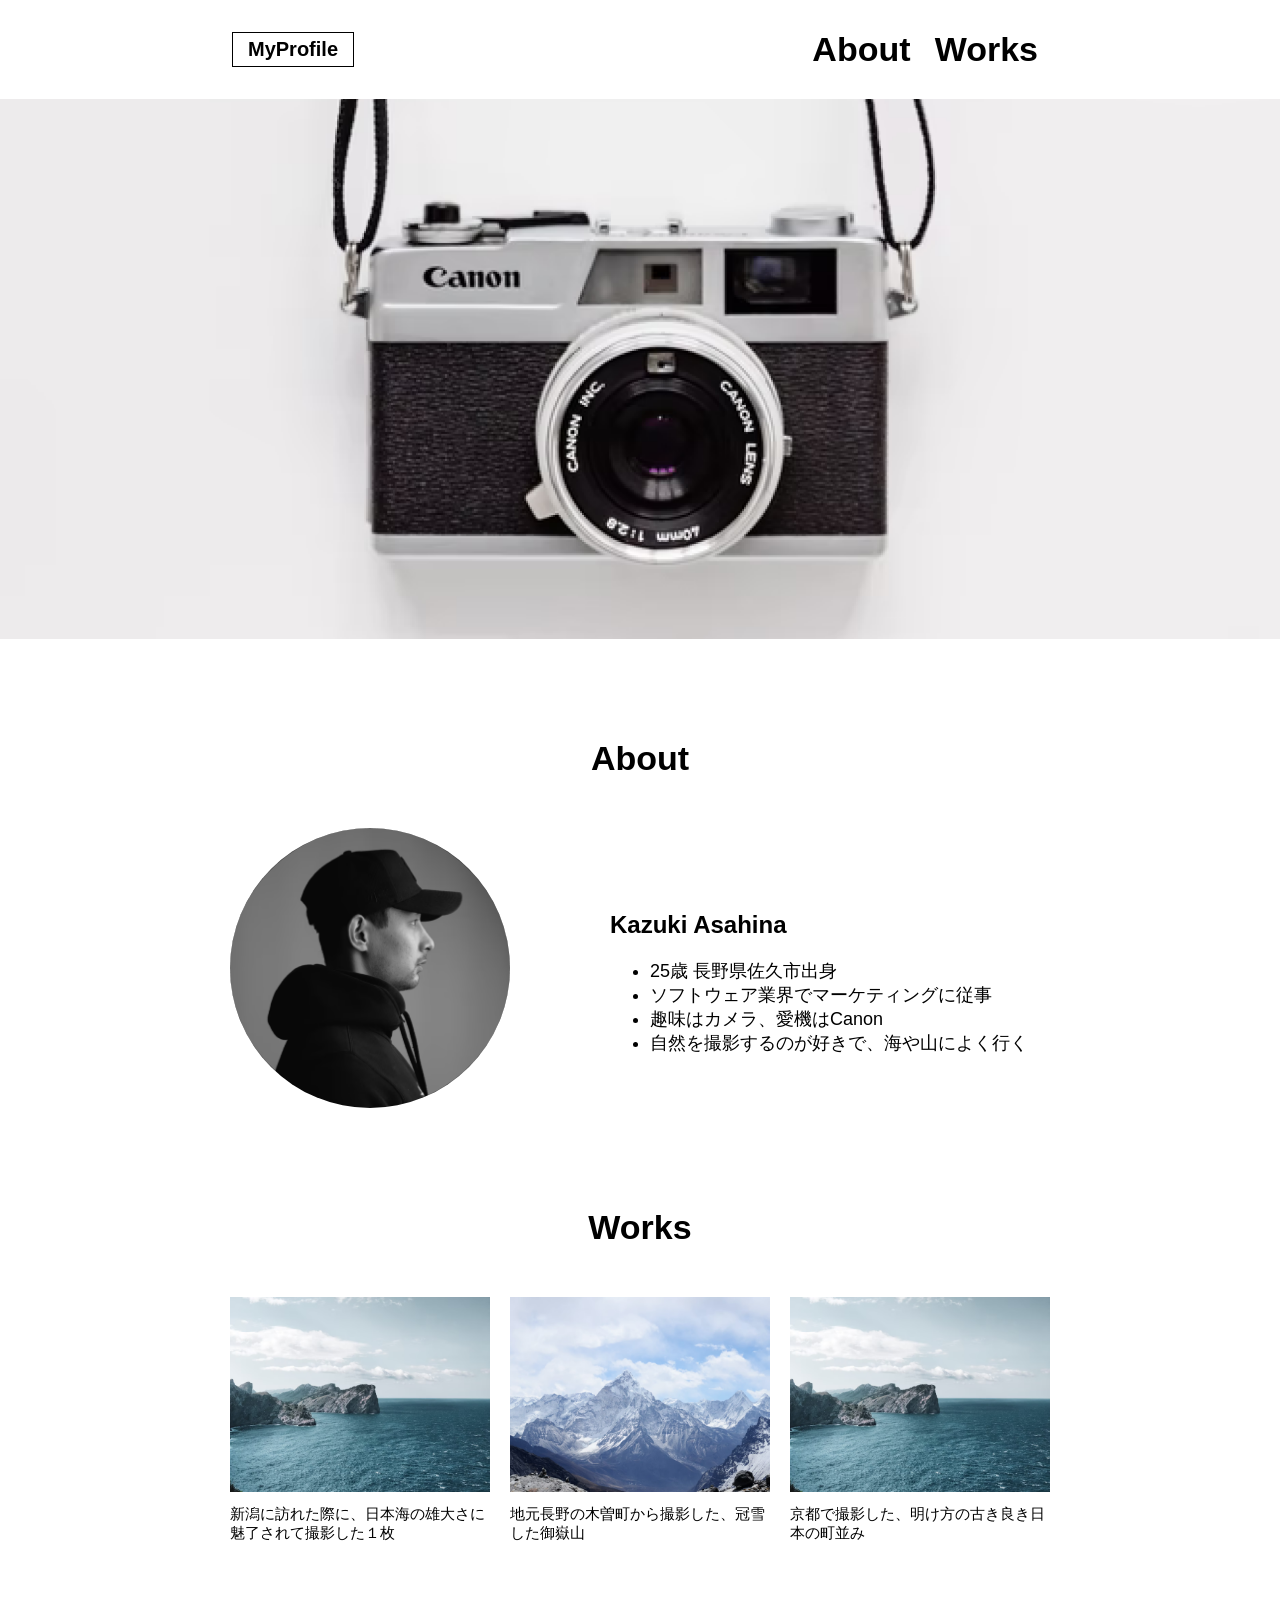
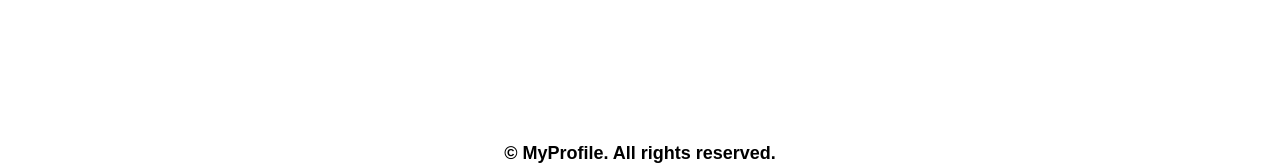
<file: kadai_001/index.html>
<!DOCTYPE html>
<head>
  <title>Kazuki Asahina</title>
    <meta name="description" content="自己紹介と趣味を掲載するサイト">
    <meta charset="UTF-8">
    <meta name="viewport" content="width=device-width initial-scale=1.0">
    <link rel="stylesheet" href="css/style.css">
</head>
<body>
  <header>
    <div id="myprofile">
      <h1>MyProfile</h1>
      <a href="index.html"></a>
    </div>
    <div>
      <nav>
        <ul>
            <li><a href="#about">About</a></li>
            <li><a href="#Works">Works</a></li>
        </ul>
      </nav>
    </div>
  </header>

  <main>
    <div id="main-visual">
      <img class="mainphoto" src="images/main.png" alt="mainphoto">
    </div>
  </main>

  <article>
    <section id="about">
      <h2 class="article-title">About</h2>
      <div id="introduce">
        <img class="myphoto" src="images/about.png" alt="about">
        <div id="introduce-word">
          <p class="myname">Kazuki Asahina</p>
          <ur>
          <ul class="myword">
            <li>25歳 長野県佐久市出身</li>
            <li>ソフトウェア業界でマーケティングに従事</li>
            <li>趣味はカメラ、愛機はCanon</li>
            <li>自然を撮影するのが好きで、海や山によく行く</li>
          </ul>
        </ur>
        </div>
      </div>

      <section id="Works">
        <h2 class="article-title">Works</h2>
        <div id="work-explain">
          <div>
            <img class="work-photo" src="images/work1.png" alt="work1">
            <p>新潟に訪れた際に、日本海の雄大さに魅了されて撮影した１枚</p>
          </div>
          <div>
            <img class="work-photo" src="images/work2.png" alt="work2">
            <p>地元長野の木曽町から撮影した、冠雪した御嶽山</p>
          </div>
          <div>
            <img class="work-photo" src="images/work1.png" alt="work3">
            <p>京都で撮影した、明け方の古き良き日本の町並み</p>
          </div>
        </div>
      </section>
    </section>
  </article>

  <footer>
    <h3>© MyProfile. All rights reserved.</h3>
  </footer>
</body>
</file>
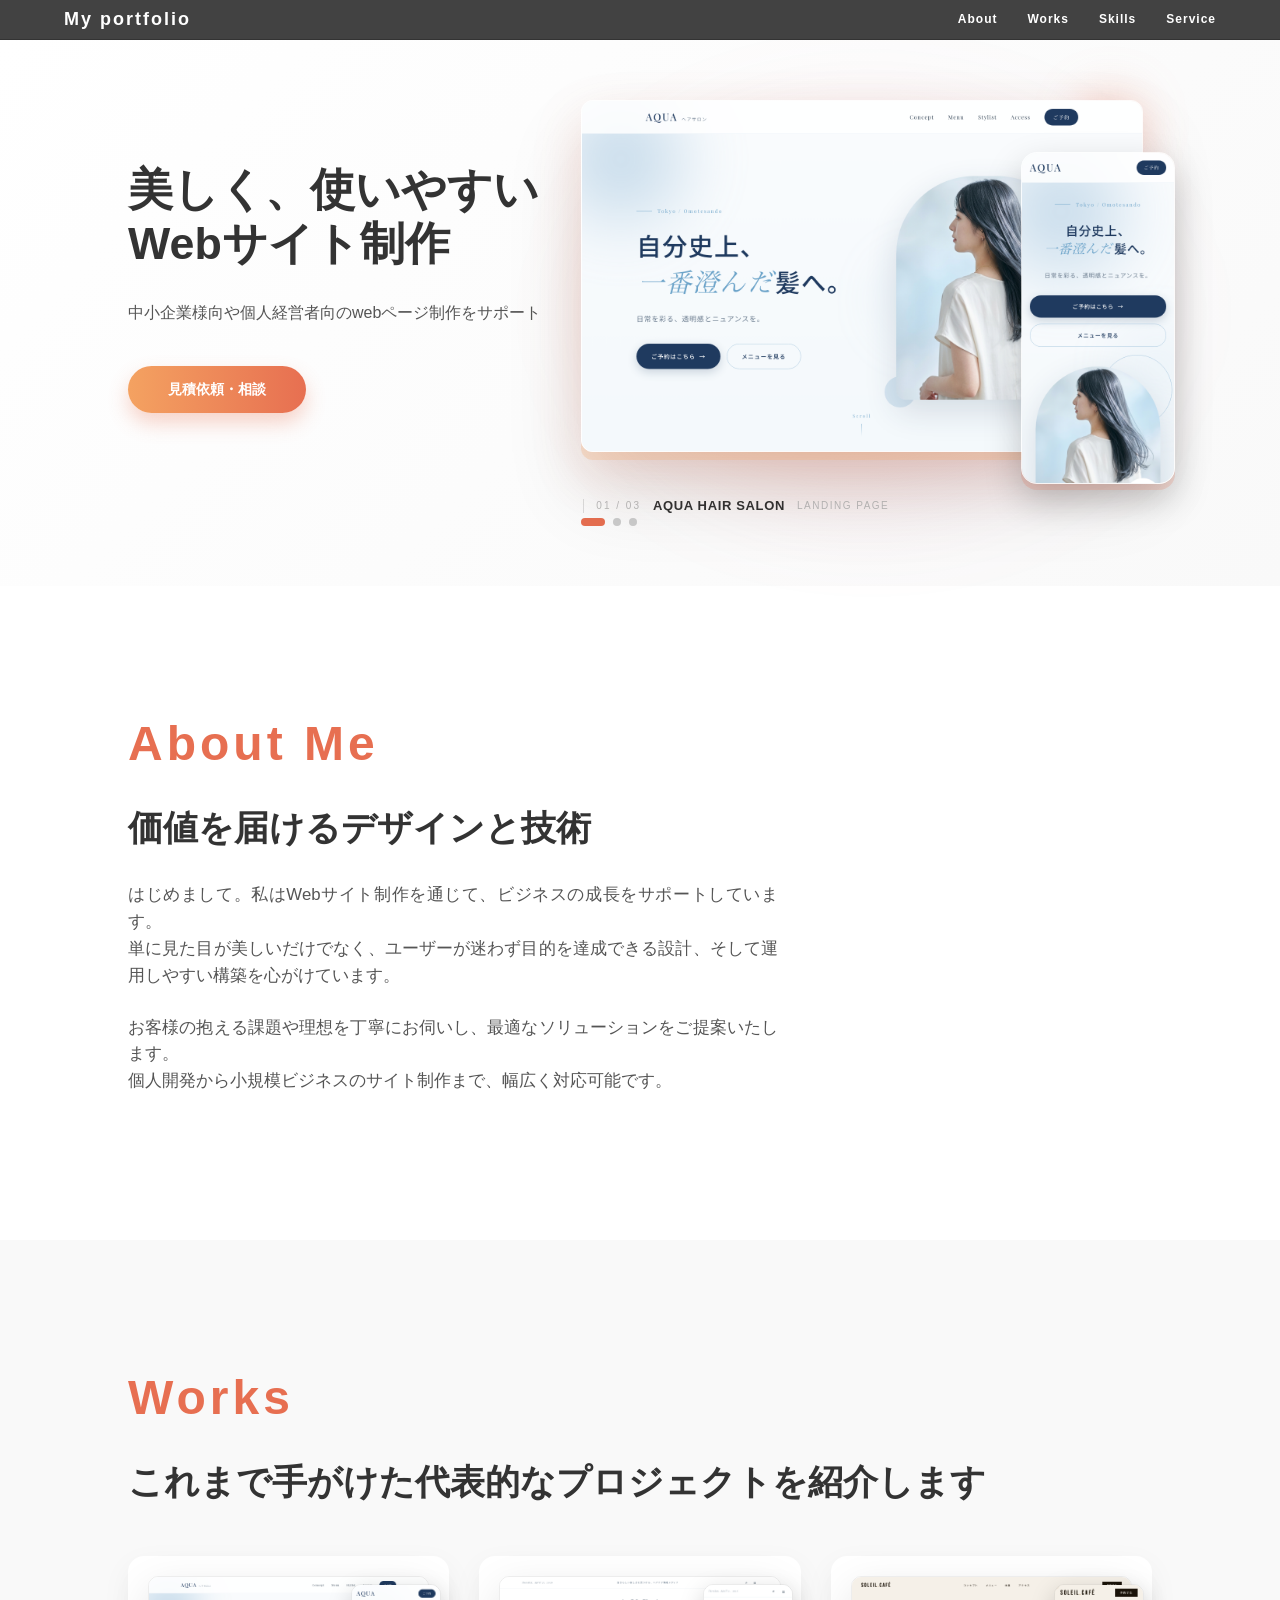
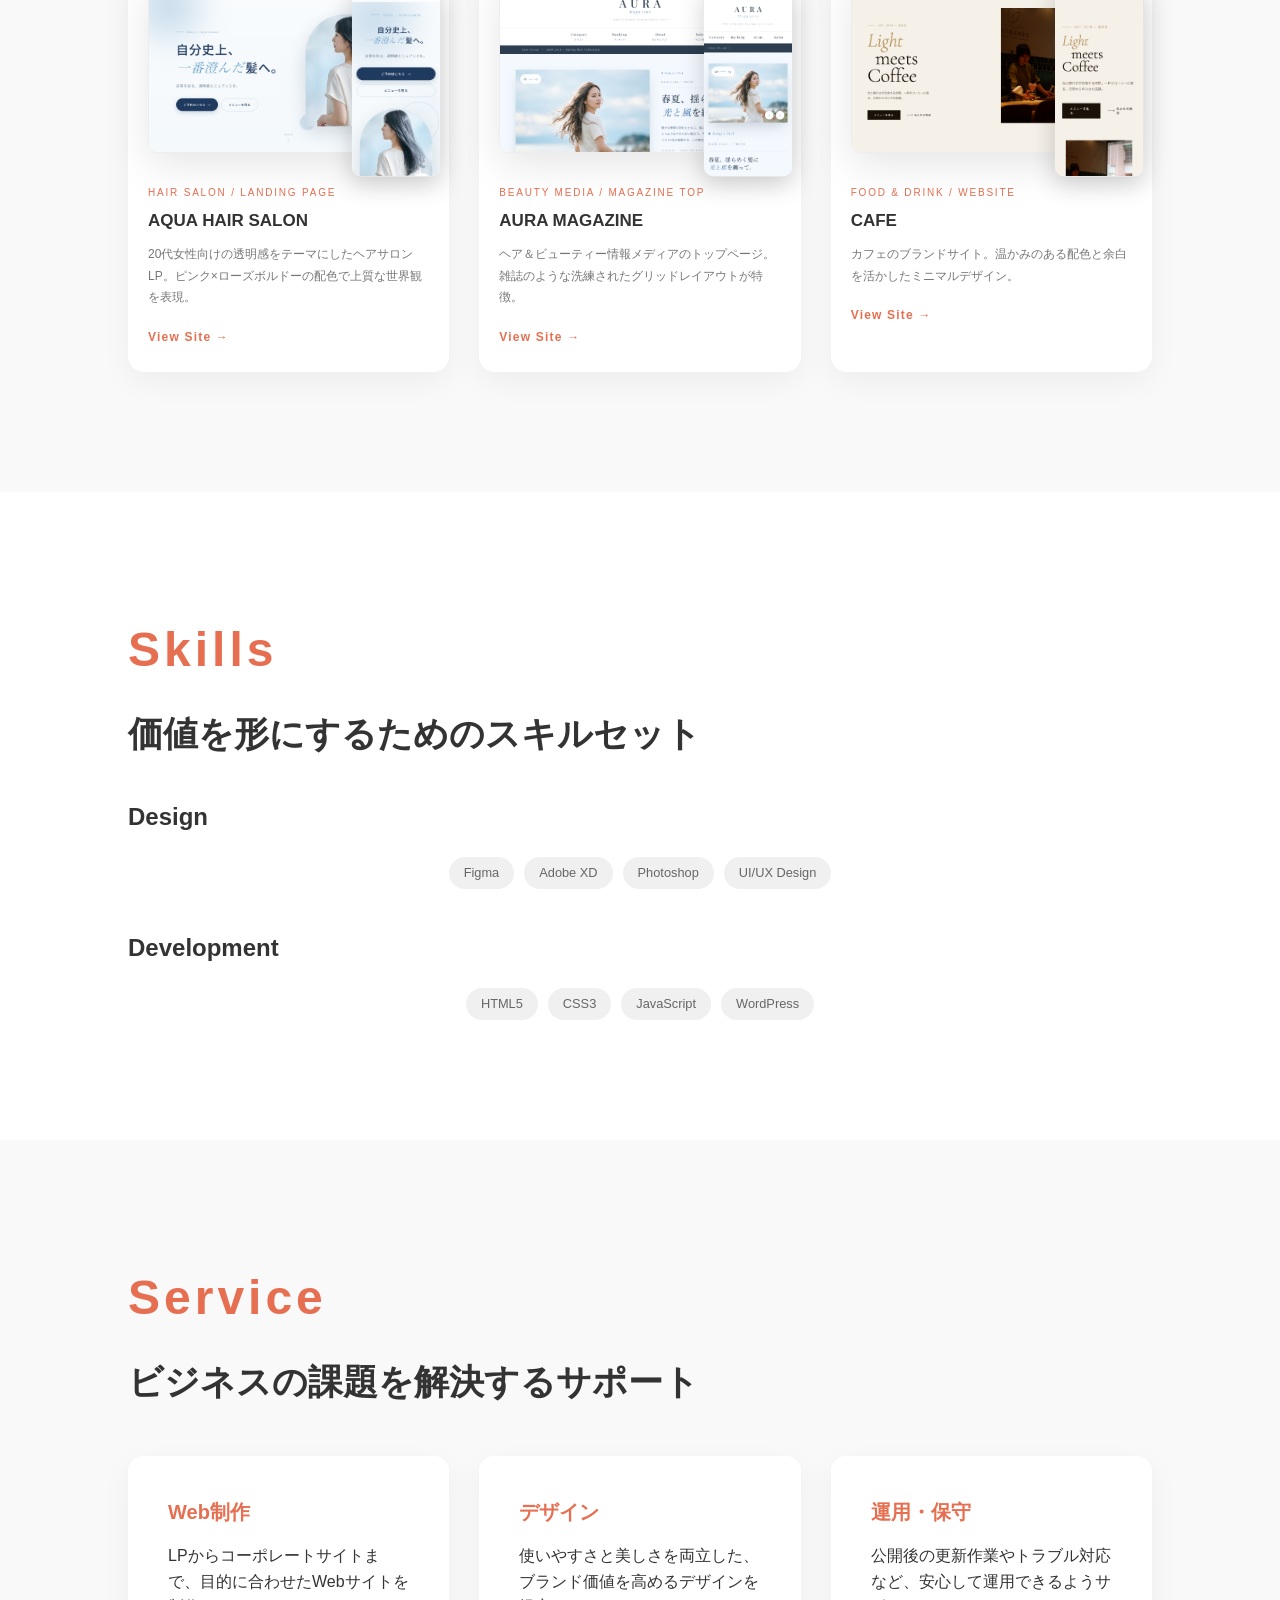
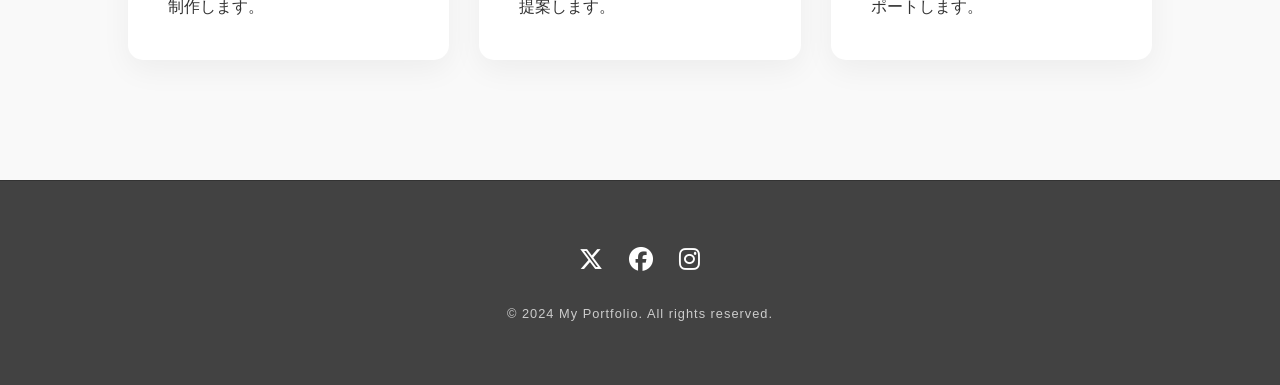
<file: portfolio2/index.html>
<!DOCTYPE html>
<html lang="ja">
<head>
    <meta charset="UTF-8">
    <meta name="viewport" content="width=device-width, initial-scale=1.0">
    <title>Portfolio</title>
    <link rel="stylesheet" href="style.css">
    <link rel="stylesheet" href="https://cdnjs.cloudflare.com/ajax/libs/font-awesome/6.5.1/css/all.min.css">
</head>
<body>

    <header class="header">
        <div class="logo">
            <div class="logo-text">
                <h1>My portfolio</h1>
            </div>
        </div>
        
        <nav class="nav">
            <ul>
                <li><a href="#about">About</a></li>
                <li><a href="#works">Works</a></li>
                <li><a href="#skills">Skills</a></li>
                <li><a href="#service">Service</a></li>
            </ul>
        </nav>
    </header>

    <main>
        <article id="hero" class="hero">
            <div class="hero-content">
                <h2 class="hero-title">
                    美しく、使いやすい<br>
                    <span class="highlight">Webサイト制作</span>
                </h2>
                <p class="hero-description">
                    中小企業様向や個人経営者向のwebページ制作をサポート<br>
                </p>
                
                <a href="#" class="cta-button">見積依頼・相談</a>
            </div>

            <div class="hero-visual">
                <!-- Works Preview Slider -->
                <div class="hero-slider">
                    <div class="slide active" data-index="0">
                        <div class="slide-mockup">
                            <div class="mockup-pc">
                                <img src="screenshots/aqua_salon_pc.png" alt="AQUA HAIR SALON PC版" loading="lazy">
                            </div>
                            <div class="mockup-sp">
                                <img src="screenshots/aqua_salon_sp.png" alt="AQUA HAIR SALON スマホ版" loading="lazy">
                            </div>
                        </div>
                        <div class="slide-label">
                            <p class="slide-num">01 / 03</p>
                            <p class="slide-name">AQUA HAIR SALON</p>
                            <p class="slide-type">Landing Page</p>
                        </div>
                    </div>

                    <div class="slide" data-index="1">
                        <div class="slide-mockup">
                            <div class="mockup-pc">
                                <img src="screenshots/aura_magazine_pc.png" alt="AURA MAGAZINE PC版" loading="lazy">
                            </div>
                            <div class="mockup-sp">
                                <img src="screenshots/aura_magazine_sp.png" alt="AURA MAGAZINE スマホ版" loading="lazy">
                            </div>
                        </div>
                        <div class="slide-label">
                            <p class="slide-num">02 / 03</p>
                            <p class="slide-name">AURA MAGAZINE</p>
                            <p class="slide-type">Beauty Media</p>
                        </div>
                    </div>

                    <div class="slide" data-index="2">
                        <div class="slide-mockup">
                            <div class="mockup-pc">
                                <img src="screenshots/cafe_pc.png" alt="CAFE PC版" loading="lazy">
                            </div>
                            <div class="mockup-sp">
                                <img src="screenshots/cafe_sp.png" alt="CAFE スマホ版" loading="lazy">
                            </div>
                        </div>
                        <div class="slide-label">
                            <p class="slide-num">03 / 03</p>
                            <p class="slide-name">CAFE</p>
                            <p class="slide-type">Food &amp; Drink</p>
                        </div>
                    </div>

                    <div class="slider-dots">
                        <button class="dot active" data-slide="0" aria-label="AQUA HAIR SALON"></button>
                        <button class="dot" data-slide="1" aria-label="AURA MAGAZINE"></button>
                        <button class="dot" data-slide="2" aria-label="CAFE"></button>
                    </div>
                </div>
            </div>
        </article>

        <section id="about" class="about">
            <div class="about-content">
                <h2 class="section-title">About Me</h2>
                <h3 class="about-subtitle">価値を届けるデザインと技術</h3>
                <p class="about-description">
                    はじめまして。私はWebサイト制作を通じて、ビジネスの成長をサポートしています。<br>
                    単に見た目が美しいだけでなく、ユーザーが迷わず目的を達成できる設計、そして運用しやすい構築を心がけています。
                </p>
                <p class="about-description">
                    お客様の抱える課題や理想を丁寧にお伺いし、最適なソリューションをご提案いたします。<br>
                    個人開発から小規模ビジネスのサイト制作まで、幅広く対応可能です。
                </p>
            </div>
        </section>

        <section id="works" class="works">
            <div class="works-container">
                <h2 class="section-title">Works</h2>
                <h3 class="about-subtitle">これまで手がけた代表的なプロジェクトを紹介します</h3>
                
                <div class="works-grid">

                    <article class="work-card">
                        <a href="../aqua_salon/index.html" class="work-card-link" target="_blank" rel="noopener">
                            <div class="work-mockup">
                                <div class="work-mockup-pc">
                                    <img src="screenshots/aqua_salon_pc.png" alt="AQUA HAIR SALON PC版" loading="lazy">
                                </div>
                                <div class="work-mockup-sp">
                                    <img src="screenshots/aqua_salon_sp.png" alt="AQUA HAIR SALON スマホ版" loading="lazy">
                                </div>
                            </div>
                        </a>
                        <div class="work-info">
                            <p class="work-category">Hair Salon / Landing Page</p>
                            <h3 class="work-title">AQUA HAIR SALON</h3>
                            <p class="work-desc">20代女性向けの透明感をテーマにしたヘアサロンLP。ピンク×ローズボルドーの配色で上質な世界観を表現。</p>
                            <a href="../aqua_salon/index.html" class="work-link" target="_blank" rel="noopener">View Site →</a>
                        </div>
                    </article>

                    <article class="work-card">
                        <a href="../aura_magazine/index.html" class="work-card-link" target="_blank" rel="noopener">
                            <div class="work-mockup">
                                <div class="work-mockup-pc">
                                    <img src="screenshots/aura_magazine_pc.png" alt="AURA MAGAZINE PC版" loading="lazy">
                                </div>
                                <div class="work-mockup-sp">
                                    <img src="screenshots/aura_magazine_sp.png" alt="AURA MAGAZINE スマホ版" loading="lazy">
                                </div>
                            </div>
                        </a>
                        <div class="work-info">
                            <p class="work-category">Beauty Media / Magazine Top</p>
                            <h3 class="work-title">AURA MAGAZINE</h3>
                            <p class="work-desc">ヘア＆ビューティー情報メディアのトップページ。雑誌のような洗練されたグリッドレイアウトが特徴。</p>
                            <a href="../aura_magazine/index.html" class="work-link" target="_blank" rel="noopener">View Site →</a>
                        </div>
                    </article>

                    <article class="work-card">
                        <a href="../cafe/soleil-index.html" class="work-card-link" target="_blank" rel="noopener">
                            <div class="work-mockup">
                                <div class="work-mockup-pc">
                                    <img src="screenshots/cafe_pc.png" alt="CAFE PC版" loading="lazy">
                                </div>
                                <div class="work-mockup-sp">
                                    <img src="screenshots/cafe_sp.png" alt="CAFE スマホ版" loading="lazy">
                                </div>
                            </div>
                        </a>
                        <div class="work-info">
                            <p class="work-category">Food &amp; Drink / Website</p>
                            <h3 class="work-title">CAFE</h3>
                            <p class="work-desc">カフェのブランドサイト。温かみのある配色と余白を活かしたミニマルデザイン。</p>
                            <a href="../cafe/soleil-index.html" class="work-link" target="_blank" rel="noopener">View Site →</a>
                        </div>
                    </article>

                </div>
            </div>
        </section>

        <section id="skills" class="skills">
            <div class="skills-container">
                <h2 class="section-title">Skills</h2>
                <h3 class="about-subtitle">価値を形にするためのスキルセット</h3>
                <div class="skills-list">
                    <div class="skill-category">
                        <h4>Design</h4>
                        <div class="tags">
                            <span>Figma</span>
                            <span>Adobe XD</span>
                            <span>Photoshop</span>
                            <span>UI/UX Design</span>
                        </div>
                    </div>
                    <div class="skill-category">
                        <h4>Development</h4>
                        <div class="tags">
                            <span>HTML5</span>
                            <span>CSS3</span>
                            <span>JavaScript</span>
                            <span>WordPress</span>
                        </div>
                    </div>
                </div>
            </div>
        </section>

        <section id="service" class="service">
            <div class="service-container">
                <h2 class="section-title">Service</h2>
                <h3 class="about-subtitle">ビジネスの課題を解決するサポート</h3>
                <div class="service-grid">
                    <div class="service-item">
                        <h4>Web制作</h4>
                        <p>LPからコーポレートサイトまで、目的に合わせたWebサイトを制作します。</p>
                    </div>
                    <div class="service-item">
                        <h4>デザイン</h4>
                        <p>使いやすさと美しさを両立した、ブランド価値を高めるデザインを提案します。</p>
                    </div>
                    <div class="service-item">
                        <h4>運用・保守</h4>
                        <p>公開後の更新作業やトラブル対応など、安心して運用できるようサポートします。</p>
                    </div>
                </div>
            </div>
        </section>
    </main>

    <footer class="footer">
        <div class="footer-social">
            <a href="#" target="_blank" rel="noopener noreferrer"><i class="fa-brands fa-x-twitter"></i></a>
            <a href="#" target="_blank" rel="noopener noreferrer"><i class="fa-brands fa-facebook"></i></a>
            <a href="#" target="_blank" rel="noopener noreferrer"><i class="fa-brands fa-instagram"></i></a>
        </div>
        <p>&copy; 2024 My Portfolio. All rights reserved.</p>
    </footer>
    <script>
    (function () {
        var slides = document.querySelectorAll('.hero-slider .slide');
        var dots   = document.querySelectorAll('.hero-slider .dot');
        var current = 0;
        var timer;

        function goTo(index) {
            slides[current].classList.remove('active');
            dots[current].classList.remove('active');
            current = (index + slides.length) % slides.length;
            slides[current].classList.add('active');
            dots[current].classList.add('active');
        }

        function startAuto() {
            timer = setInterval(function () { goTo(current + 1); }, 4000);
        }

        dots.forEach(function (dot, i) {
            dot.addEventListener('click', function () {
                clearInterval(timer);
                goTo(i);
                startAuto();
            });
        });

        startAuto();
    })();
    </script>
</body>
</html>
</file>
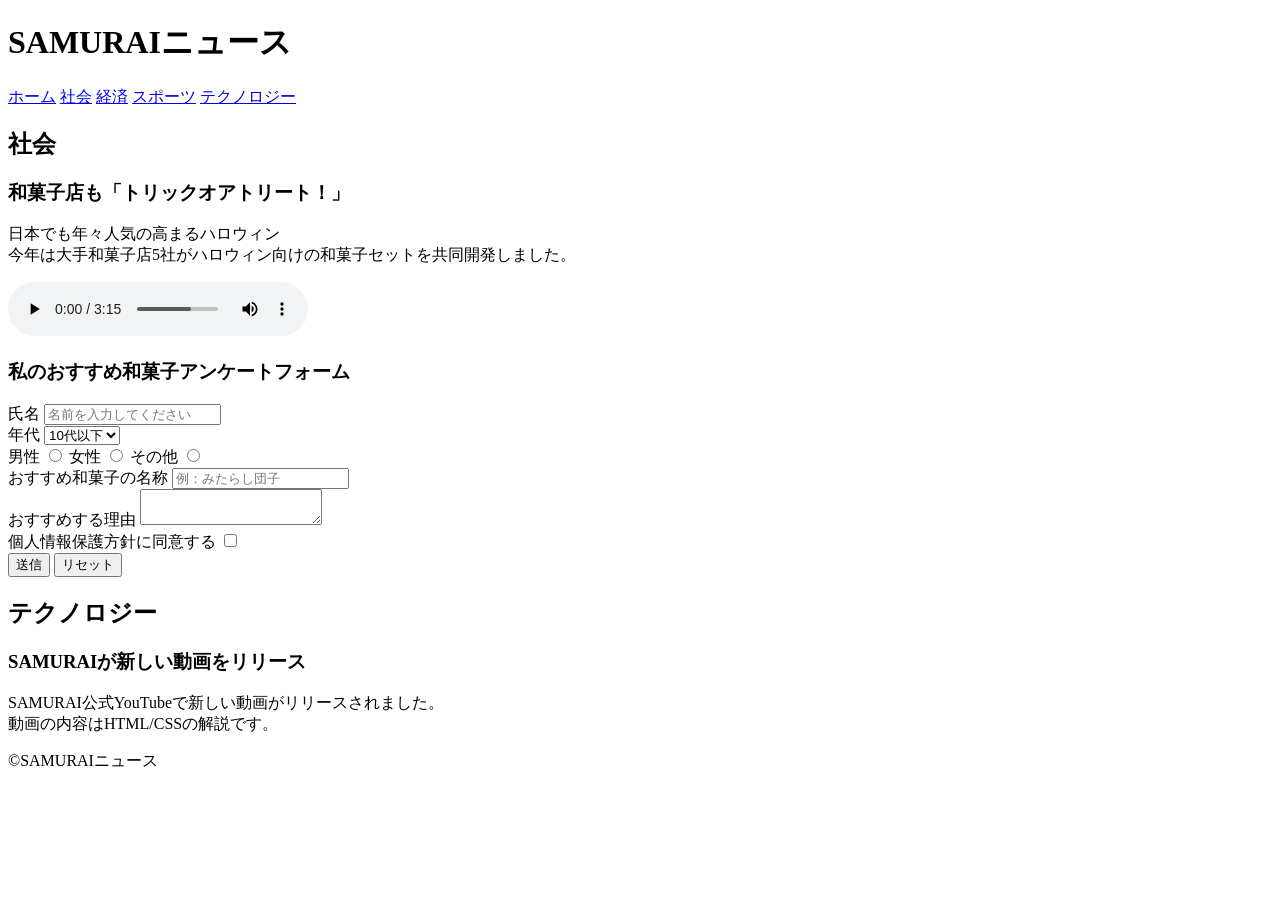
<file: kadai_008/kadai_008.html>
<!DOCTYPE html>
<html>
  <head>
    <title>8章課題</title>
    <meta name="description" content="このページは8章の課題です。">
    <meta charset="UTF-8">
  </head>
  <body>
    <header>
      <h1>SAMURAIニュース</h1>
      <nav>
        <a href="https://www.sejuku.net/">ホーム</a>
        <a href="https://www.sejuku.net/">社会</a>
        <a href="https://www.sejuku.net/">経済</a>
        <a href="https://www.sejuku.net/">スポーツ</a>
        <a href="https://www.sejuku.net/">テクノロジー</a>
      </nav>
    </header>
      <main>
        <article>
          <h2>社会</h2>
          <section>
            <!-- 社会セクションのhtmlを記述してください -->
             <h3>和菓子店も「トリックオアトリート！」</h3>
            <p>日本でも年々人気の高まるハロウィン
              <br>
              今年は大手和菓子店5社がハロウィン向けの和菓子セットを共同開発しました。
            </p>
            <audio src="ichi.mp3" controls></audio>
          </section>
          <section>
            <h3>私のおすすめ和菓子アンケートフォーム</h3>
            <form>
              <label>氏名</label>
              <input type="text" placeholder="名前を入力してください">
              <br>
              <label>年代</label>
              <select>
                <option>10代以下</option>
                <option>20代</option>
                <option>30代</option>
                <option>40代</option>
              </select>
              <br>
              <label>男性</label>
              <input type="radio" name="gender">
              <label>女性</label>
              <input type="radio" name="gender">
              <label>その他</label>
              <input type="radio" name="gender">
              <br>
              <label>おすすめ和菓子の名称</label>
              <input type="text" placeholder="例：みたらし団子">
              <br>
              <label>おすすめする理由</label>
              <textarea></textarea>
              <br>
              <label>個人情報保護方針に同意する</label>
              <input type="checkbox">
              <br>
              <input type="submit" value="送信">
              <input type="reset" value="リセット">
            </form>
          </section>
        </article>
        <article>
            <h2>テクノロジー</h2>
            <section>
              <h3>SAMURAIが新しい動画をリリース</h3>
              <p>SAMURAI公式YouTubeで新しい動画がリリースされました。
                <br>
                動画の内容はHTML/CSSの解説です。
              </p>
            </section>
        </article>
      </main>
  <footer>
    <p>&copy;SAMURAIニュース</p>
  </footer>
  </body>
</html>
</file>
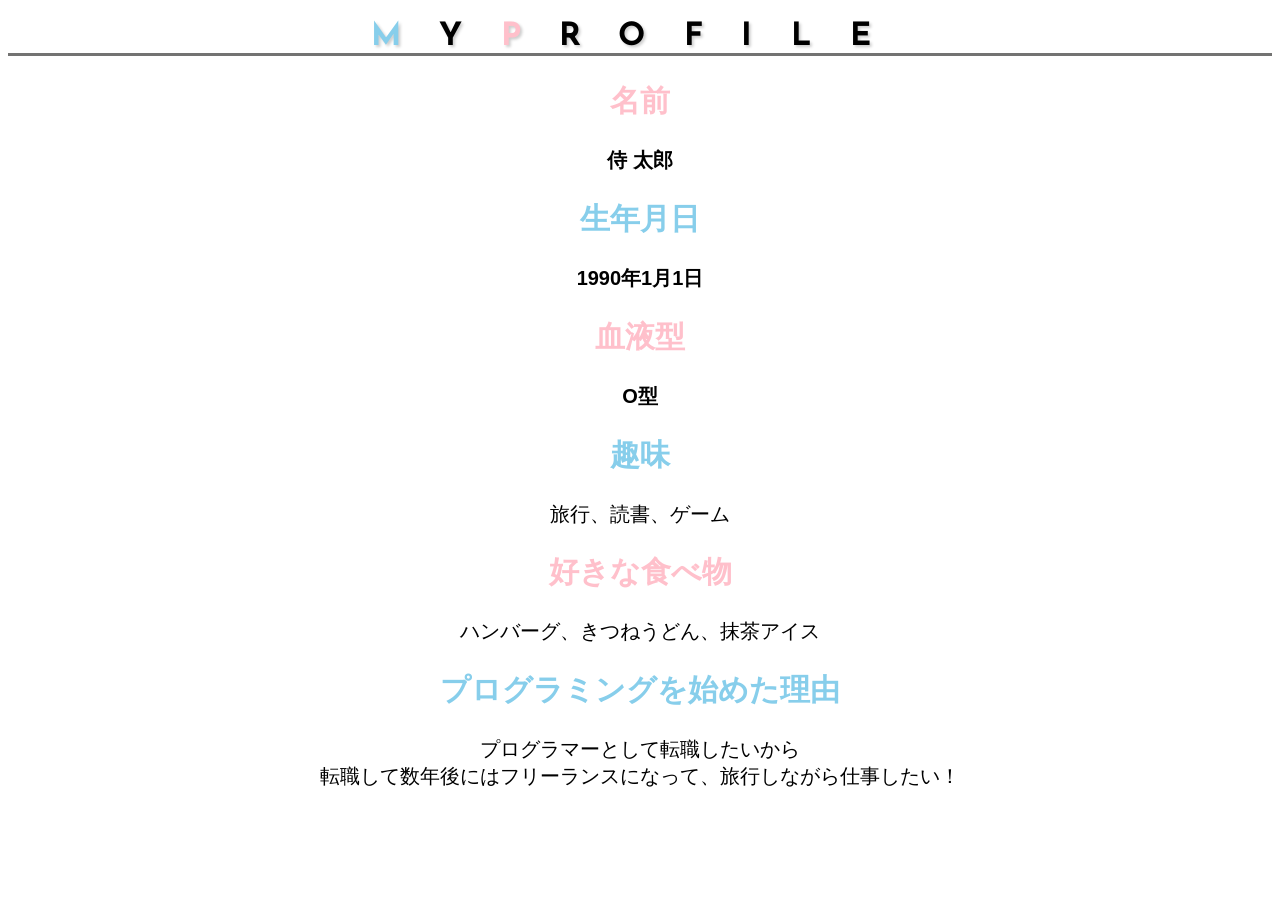
<file: kadai_015/kadai_015.html>
<!DOCTYPE html>
<html>
    <head>
        <title>15章課題</title>
        <meta charset="UTF-8">
        <meta name="description" content="このページは15章の課題です">
        <link rel="stylesheet" href="style.css">
        <link rel="preconnect" href="https://fonts.googleapis.com">
        <link rel="preconnect" href="https://fonts.gstatic.com" crossorigin>
        <link href="https://fonts.googleapis.com/css2?family=Noto+Sans+JP&display=swap" rel="stylesheet">
        <link href="https://fonts.googleapis.com/css2?family=Josefin+Sans&family=Noto+Sans+JP&display=swap" rel="stylesheet">
    </head>
    <body>
        <h1><span class="blue">M</span>Y<span class="pink">P</span>ROFILE</h1>
        <div id="basic">
            <h2 class="pink">名前</h2>
            <p>侍 太郎</p>
            <h2 class="blue">生年月日</h2>
            <p>1990年1月1日</p>
            <h2 class="pink">血液型</h2>
            <p>O型</p>
        </div>
        <h2 class="blue">趣味</h2>
        <p>旅行、読書、ゲーム</p>
        <h2 class="pink">好きな食べ物</h2>
        <p>ハンバーグ、きつねうどん、抹茶アイス</p>
        <h2 class="blue">プログラミングを始めた理由</h2>
        <p>プログラマーとして転職したいから<br>転職して数年後にはフリーランスになって、旅行しながら仕事したい！</p>
    </body>
</html>
</file>
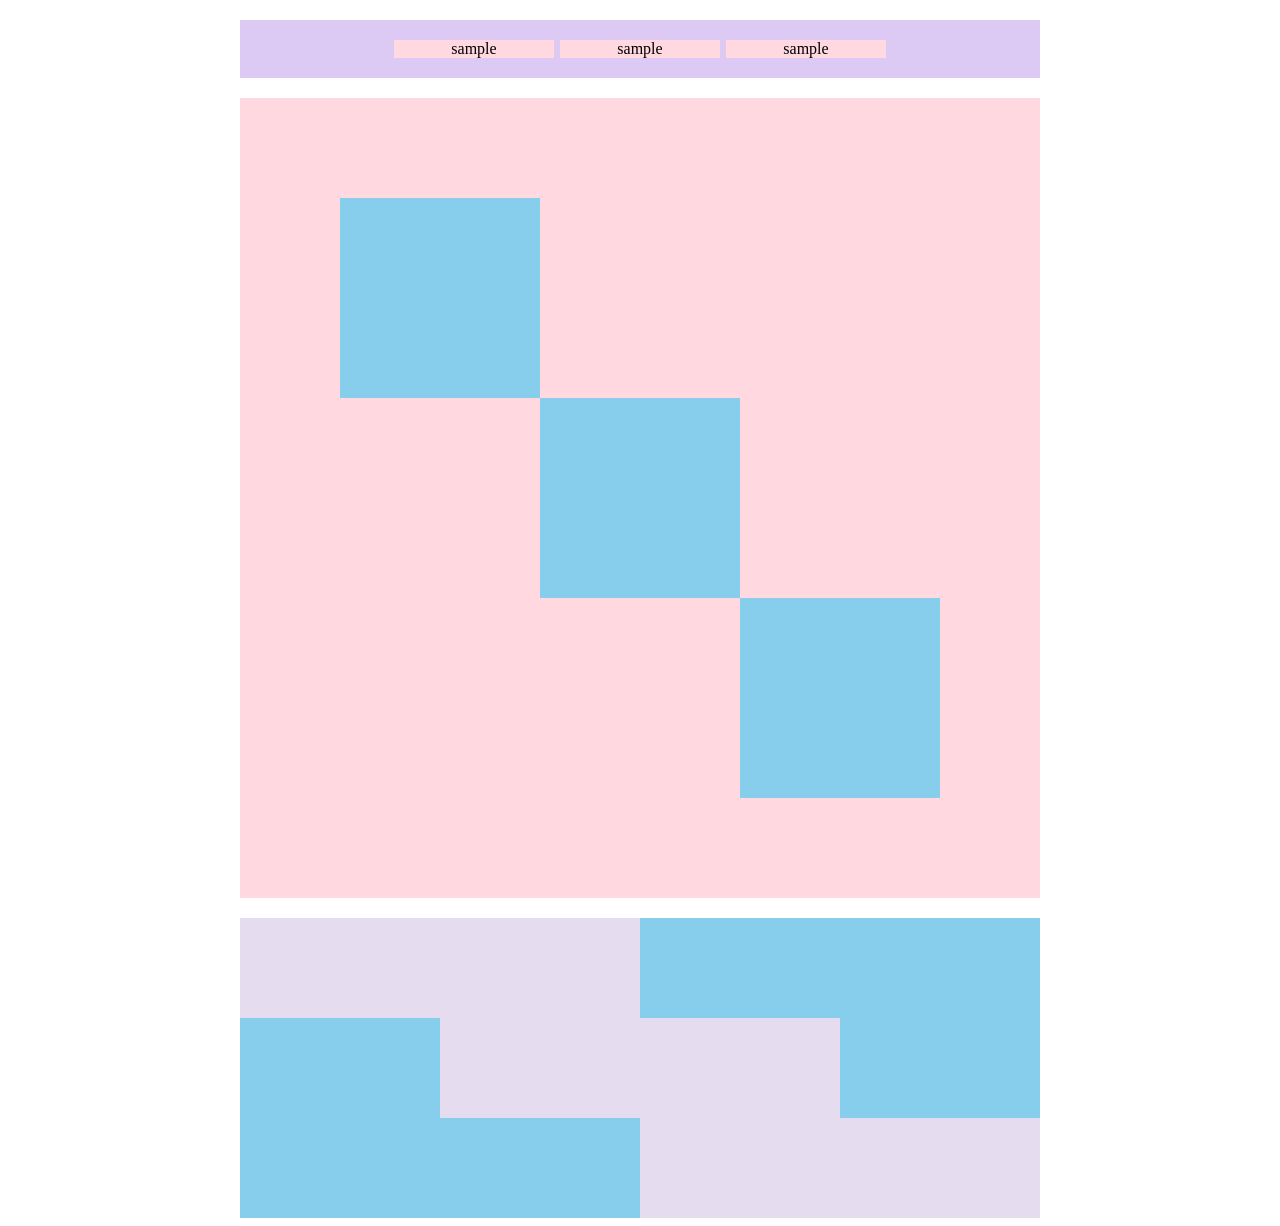
<file: kadai_018/kadai_018.html>
<!DOCTYPE html>
<html>
    <head>
        <meta charset="UTF-8">
        <link rel="stylesheet" href="style.css">
        <meta name="dexcription" content="このページは18章の課題です。">
    </head>
    <body>
        <div id="top">
            <p class="top-child">sample</p>
            <p class="top-child">sample</p>
            <p class="top-child">sample</p>
        </div>
        <div id="middle">
            <p class="middle-child01"></p>
            <p class="middle-child02"></p>
            <p class="middle-child03"></p>
        </div>
        <div id="bottom">
            <p class="bottom-child01"></p>
            <p class="bottom-child02"></p>
            <p class="bottom-child03"></p>
        </div>
    </body>
</html>
</file>
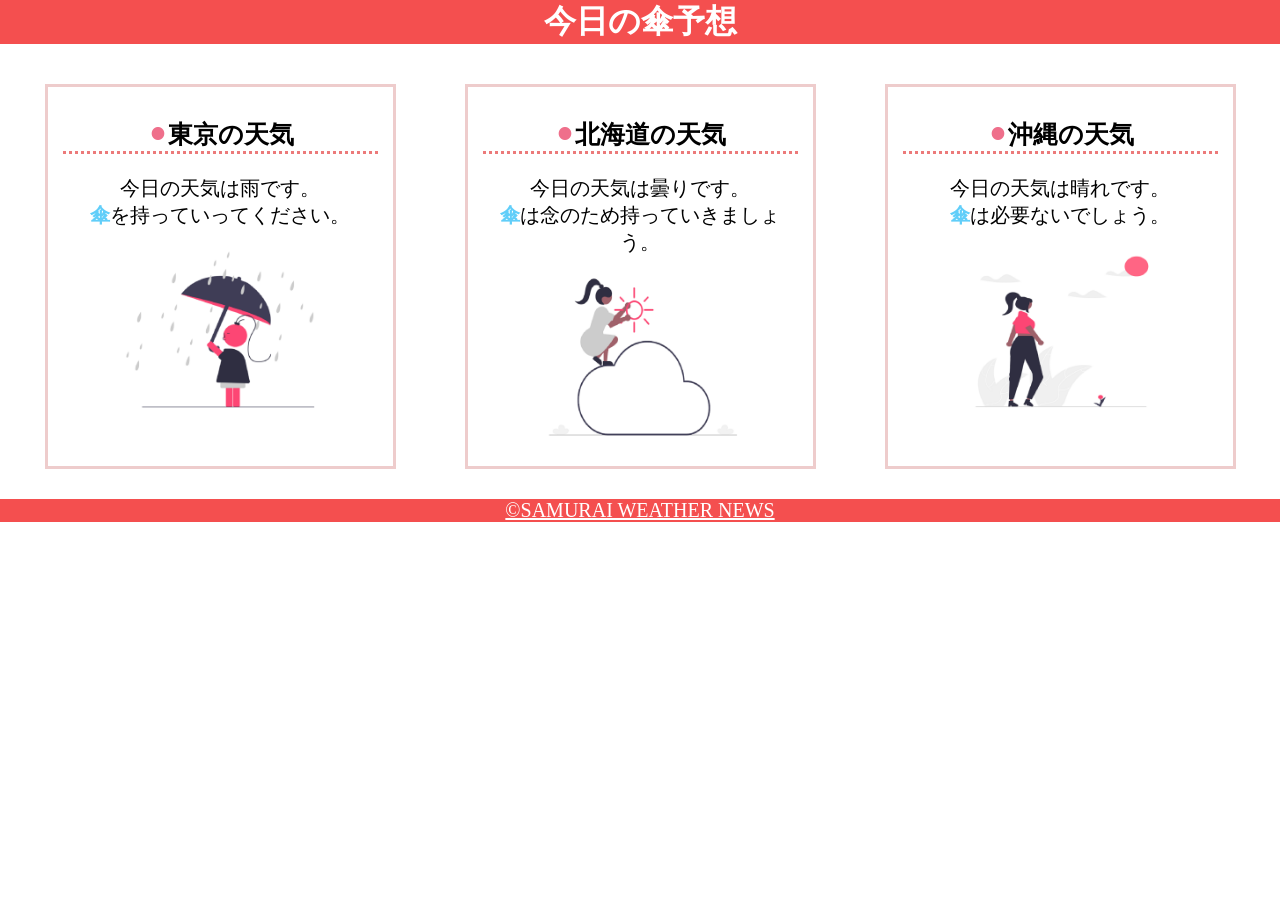
<file: kadai_022/kadai.022.html>
<!DOCTYPE html>
<html>
    <head>
        <title>22章課題</title>
        <meta name="viewport" content="width=device-width, initial-scale=1.0">
        <link rel="stylesheet" href="style.css">
        <meta name="description" content="このページは22章の課題です">
    </head>
    <body>
        <header>
            <h1>今日の傘予想</h1>
        </header>

        <main>
            <div id="parent">
                <div class="contents">
                    <h2>東京の天気</h2>
                    <p>今日の天気は雨です。</p>
                    <p>傘を持っていってください。</p>
                    <img src="images/rainy.png" alt="雨">
                </div>
                
                <div class="contents">
                    <h2>北海道の天気</h2>
                    <p>今日の天気は曇りです。</p>
                    <p>傘は念のため持っていきましょう。</p>
                    <img src="images/cloudy.png" alt="曇り">
                </div>
                
                <div class="contents">
                    <h2>沖縄の天気</h2>
                    <p>今日の天気は晴れです。</p>
                    <p>傘は必要ないでしょう。</p>
                    <img src="images/sunny.png" alt="晴れ">
                </div>

            </div>
        </main>

        <footer>
            <a href="https://www.sejuku.net/corp/">&copy;SAMURAI WEATHER NEWS</a>
        </footer>
    </body>
</html>
</file>
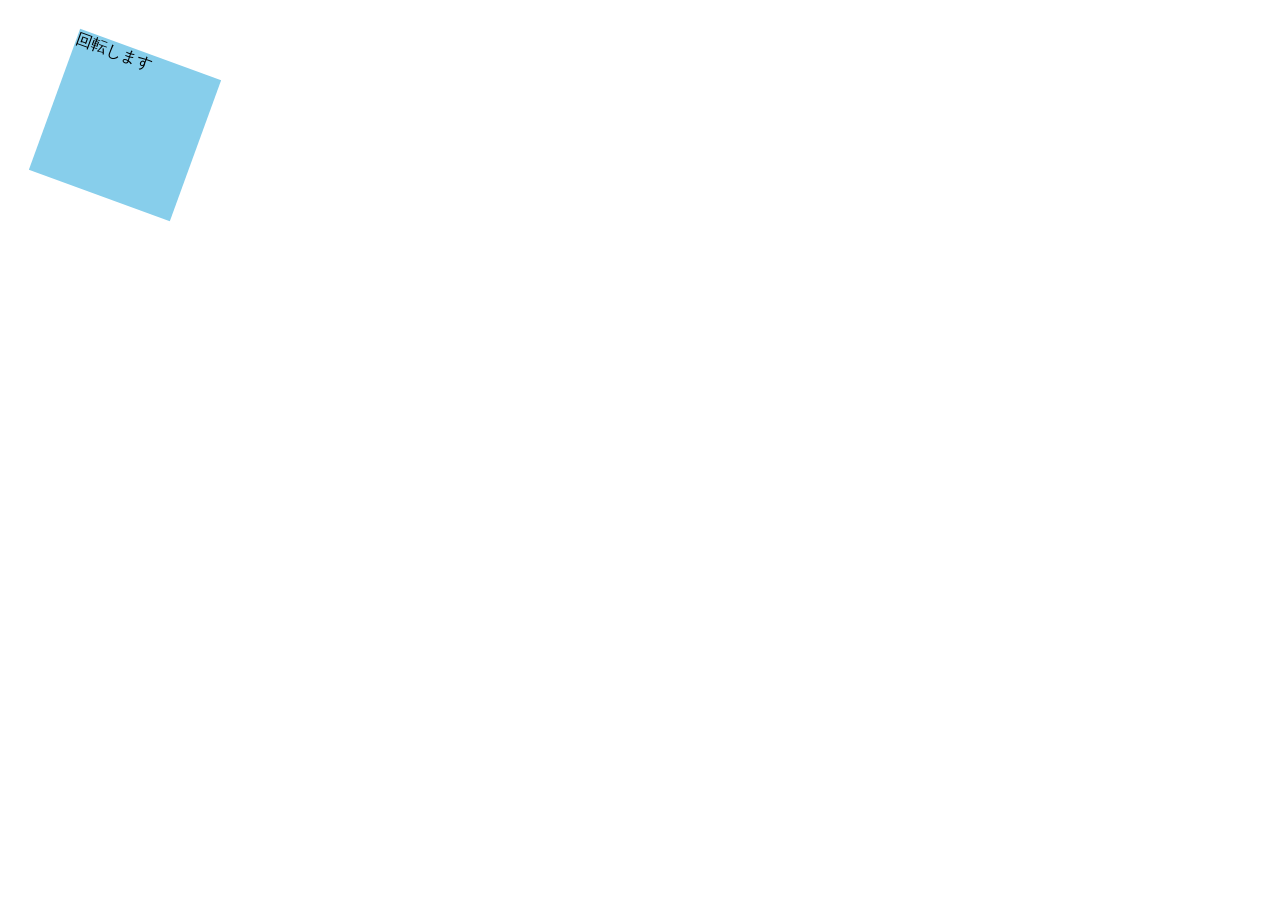
<file: kadai_mdn_css/mdn.html>
<!DOCTYPE html>
<html>

<head>
    <style>
        div {
            position: absolute;
            left: 50px;
            top: 50px;
            width: 150px;
            height: 150px;
            background-color: skyblue;
            /* 20度回転させる設定 */
            transform: rotate(20deg);
        }
    </style>
</head>

<body>
    <div>
        回転します
    </div>
</body>

</html>
</file>
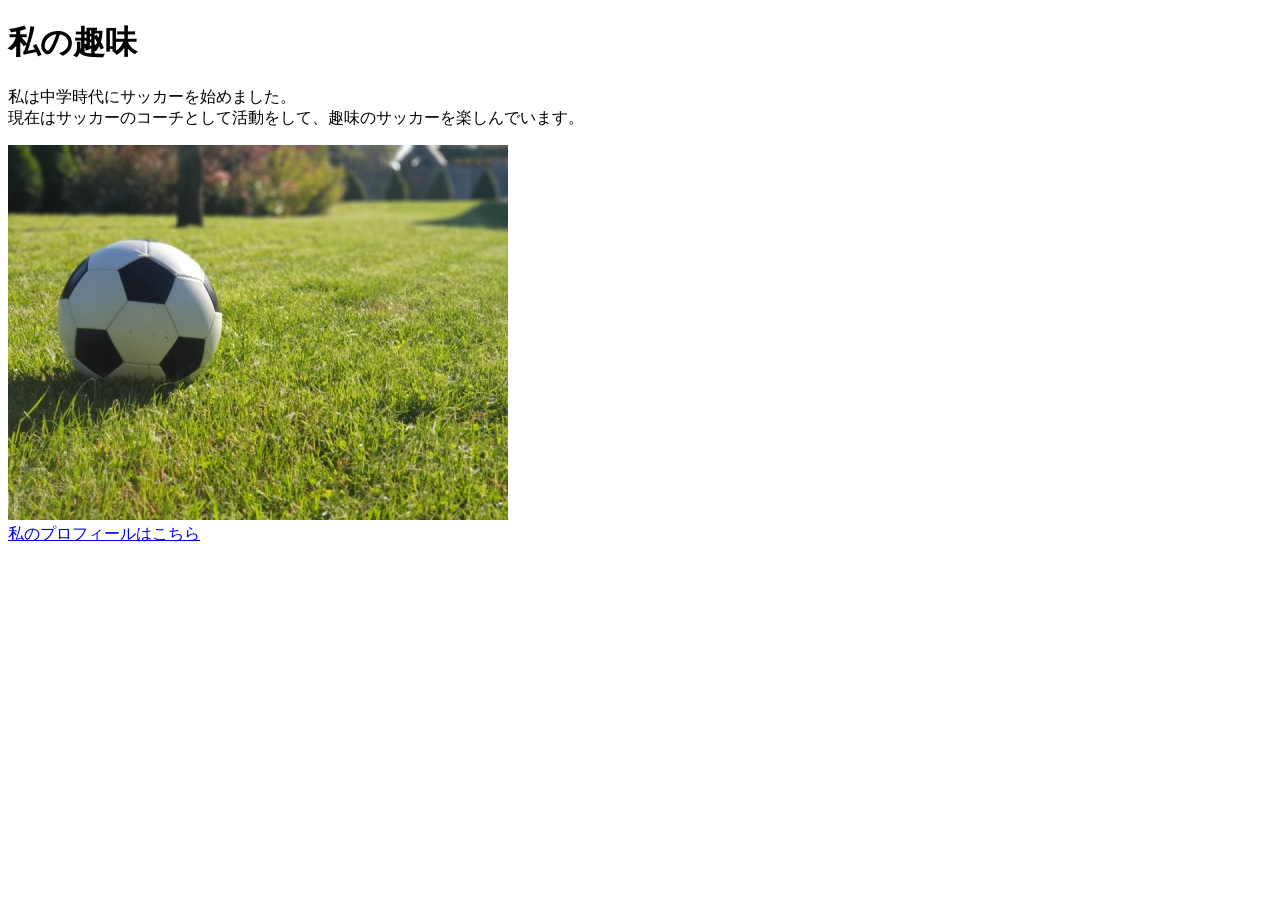
<file: kadai_005/html/kadai_005.html>
<!DOCTYPE html>
<html>
  <head>
    <title>5章課題</title>
    <meta name="description" content="このページは5章の課題です。">
    <meta charset="UTF-8">
  </head>
  <body>
    <h1>私の趣味</h1>
    <p>私は中学時代にサッカーを始めました。<br>
      現在はサッカーのコーチとして活動をして、趣味のサッカーを楽しんでいます。
    </p>
     <img src="../images/sample.jpg" alt="サッカーボール">
     <br>
     <a href="https://x.com/samuraijuku">私のプロフィールはこちら</a>
  </body>
</html>
</file>
<file: kadai_001/css/style.css>
* {
  margin: 0;
  padding: 0;
  box-sizing: border-box; /* これが超重要！ */
}

body{
  max-width: 1440px;
  margin: 0 auto 0 auto;
  font-family: "Source Sans Pro", "Hiragino Kaku Gothic ProN", Meiryo, Arial, sans-serif;
  font-size: 15px;
}

header{
  display: flex; justify-content: space-between;
  align-items: center;
  padding: 20px 40px;
  width: 70%;
  margin: 0 auto;
}

header li{
  list-style: none;
  display: inline-block;
  font-size: 34px;
  font-weight: bold;
  margin: 10px;
}

header li a{
  text-decoration: none;
  color: black;
}

#myprofile{
  border: 1px solid black;
  padding: 5px 15px;
  font-size: 10px;
  font-weight: bold;
  text-decoration: none;
  color: black;
}

#main-visual{
  width: 100%;
  height: 60vh;
  overflow: hidden;
  position: relative;
}

.mainphoto{
  position: absolute;
  top: 50%;
  left: 50%;
  transform: translate(-50%, -50%);
  width: auto;
  height: 100%;
  object-position: center;
}

#about{
  width: 820px;
  min-height: 402px;
  margin: 0 auto;
}

.article-title{
  text-align:center;
  font-size: 34px;
  margin: 100px auto 50px auto;
}

#introduce{
  font-size: 18px;
  display: flex;
  width: max-content;
}

.myphoto{
  border-radius: 50%;
  width: 280px;
  height: 280px;
}

#introduce-word{
  margin: auto auto auto 100px;
}

.myname{
  font-size: 24px;
  font-weight: bold;
  margin: 30px 0 20px 0;
}

.myword{
  margin: 0px 40px 0 40px;
}

#work-explain{
  margin: 0 auto;
  display: flex;
  justify-content: space-between;
  gap: 20px;
}

#work-explain > div{
  width: 33%;
  text-align: left;
}

.work-photo{
  width: 100%;
  height: auto;
  margin-bottom: 10px;
}

footer{
  margin-top: 200px;
  text-align: center;
}

footer h3{
  font-size: 18px;
}

@media screen and (max-width: 768px) {
header {
  width: 100%;
}

header h1{
  font-size: 28px;
}

header li {
  font-size: 18px;
}

#main-visual {
  height: 40vh;
}

#about {
  width: 100%;
  padding: 0 20px;
}

#introduce {
  flex-direction: column;
  align-items: center;
  width: 100%;
}

#introduce-word {
  margin: 20px 0 0 0;
  text-align: left;
}

#Works{
  width: 100%;
  padding: 0 20px;
}

#work-explain{
  flex-direction: column;
  width: 100%;
  align-items: center;
}

#work-explain > div{
  width: 100%;
  margin-bottom: 30px;
  text-align: center;
  font-size: 18px;
}

}
</file>
<file: portfolio2/style.css>
/* リセットCSS・基本設定 */
* {
    margin: 0;
    padding: 0;
    box-sizing: border-box;
}

body {
    font-family: "Helvetica Neue", Arial, "Hiragino Kaku Gothic ProN", "Hiragino Sans", sans-serif;
    color: #333;
    line-height: 1.6;
    overflow-x: hidden;
}

/* ヘッダーのスタイル */
.header {
    position: fixed;
    top: 0;
    left: 0;
    width: 100%;
    height: 40px;
    border-bottom: 1px solid #333;
    background: rgba(34, 34, 34, 0.85);
    display: flex;
    justify-content: space-between;
    align-items: center;
    padding: 0 5%;
    z-index: 1000;
}

.logo {
    display: flex;
    align-items: center;
    gap: 15px;
}

.logo h1 {
    font-size: 18px;
    letter-spacing: 2px;
    margin: 0;
    color: #fff;
}

.logo .subtitle {
    font-size: 10px;
    margin: 0;
    color: #aaa;
}

.nav ul {
    display: flex;
    gap: 30px;
    list-style: none;
}

.nav li a {
    text-decoration: none;
    color: #fff;
    display: flex;
    flex-direction: column;
    align-items: flex-start;
    font-size: 12px;
    font-weight: bold;
    letter-spacing: 1px;
}

.nav li a span {
    font-size: 14px;
}

/* メインコンテンツ・ヒーローセクション */
main {
    margin-left: 0;
    padding-top: 40px; /* ヘッダーの高さ分空ける */
}

.hero {
    min-height: 0;
    padding: 60px 10% 120px;
    display: flex;
    justify-content: center;
    align-items: flex-start;
    position: relative;
    background: linear-gradient(135deg, #fff 0%, #f9f9f9 100%);
    text-align: center;
}

.hero-content {
    max-width: 500px;
    position: relative;
    z-index: 2;
    margin: 0 auto;
}

.hero-title {
    font-size: 2.8rem;
    font-weight: 800;
    line-height: 1.2;
    margin-bottom: 30px;
}

.hero-description {
    font-size: 1rem;
    margin-bottom: 40px;
    color: #555;
    font-weight: 500;
}

/* ボタン（グラデーション） */
.cta-button {
    display: inline-block;
    padding: 12px 40px;
    background: linear-gradient(to right, #f4a261, #e76f51);
    color: #fff;
    text-decoration: none;
    border-radius: 50px;
    font-weight: bold;
    font-size: 0.9rem;
    box-shadow: 0 10px 20px rgba(231, 111, 81, 0.3);
    transition: transform 0.3s ease;
    margin-bottom: 50px;
}

.tags {
    justify-content: center;
}

.cta-button:hover {
    transform: translateY(-3px);
}

/* タグ一覧 */
.tags {
    display: flex;
    flex-wrap: wrap;
    gap: 10px;
}

.tags span {
    background: #f0f0f0;
    padding: 6px 15px;
    border-radius: 20px;
    font-size: 0.8rem;
    color: #666;
}

/* 背景ビジュアル（画像の散りばめなど） */
.hero-visual {
    position: absolute;
    right: 0;
    top: 0;
    width: 50%;
    height: 100%;
    z-index: 1;
    opacity: 0.6;
    /* ここに背景画像や装飾アニメーションを追加 */
}

/* Aboutセクション */
.about {
    padding: 120px 10%;
    background: #fff;
    display: flex;
    justify-content: flex-start;
}

.about-content {
    max-width: 650px;
}

.section-title {
    font-size: 3rem;
    letter-spacing: 4px;
    color: #e76f51;
    margin-bottom: 20px;
    font-weight: 800;
}

.about-subtitle {
    font-size: 2.2rem;
    font-weight: 800;
    margin-bottom: 30px;
    line-height: 1.4;
}

.about-description {
    font-size: 1.05rem;
    margin-bottom: 25px;
    color: #555;
    font-weight: 400;
    text-align: justify;
}

/* Worksセクション */
.works {
    padding: 120px 10%;
    background: #f9f9f9;
}

.works-grid {
    display: grid;
    grid-template-columns: repeat(3, 1fr);
    gap: 30px;
    margin-top: 50px;
}

.work-item {
    background: #fff;
    border-radius: 15px;
    overflow: hidden;
    box-shadow: 0 10px 30px rgba(0,0,0,0.05);
    transition: transform 0.3s ease, box-shadow 0.3s ease;
    aspect-ratio: 16 / 9;
    display: flex;
    align-items: center;
    justify-content: center;
    cursor: pointer;
}

.work-item:hover {
    transform: translateY(-10px);
    box-shadow: 0 20px 40px rgba(231, 111, 81, 0.15);
}

/* Skillsセクション */
.skills {
    padding: 120px 10%;
    background: #fff;
}

.skill-category {
    margin-top: 40px;
}

.skill-category h4 {
    font-size: 1.5rem;
    margin-bottom: 20px;
    color: #333;
}

/* Serviceセクション */
.service {
    padding: 120px 10%;
    background: #f9f9f9;
}

.service-grid {
    display: grid;
    grid-template-columns: repeat(3, 1fr);
    gap: 30px;
    margin-top: 50px;
}

.service-item {
    padding: 40px;
    background: #fff;
    border-radius: 15px;
    box-shadow: 0 10px 30px rgba(0,0,0,0.05);
}

.service-item h4 {
    font-size: 1.25rem;
    margin-bottom: 15px;
    color: #e76f51;
}

/* フッター */
.footer {
    padding: 60px 0;
    text-align: center;
    background: rgba(34, 34, 34, 0.85);
    border-top: 1px solid #333;
    font-size: 0.8rem;
    color: #ccc;
    letter-spacing: 1px;
}

.footer-social {
    display: flex;
    justify-content: center;
    gap: 25px;
    margin-bottom: 25px;
}

.footer-social a {
    color: #fff;
    font-size: 1.5rem;
    transition: color 0.3s ease, transform 0.3s ease;
}

.footer-social a:hover {
    color: #e76f51;
    transform: translateY(-3px);
}

/* ── Hero レイアウト調整（スライダー追加） ── */
.hero {
    padding: 60px 10% 60px;
    justify-content: space-between;
    align-items: center;
    text-align: left;
    gap: 40px;
}

.hero-content {
    margin: 0;
    flex-shrink: 0;
}

.hero-visual {
    position: relative;
    right: auto;
    top: auto;
    width: 58%;
    height: auto;
    opacity: 1;
    z-index: 2;
    flex-shrink: 0;
}

/* blob グロー：オレンジ〜コーラルのソフトな光 */
.hero-visual::before {
    content: '';
    position: absolute;
    top: 50%;
    left: 50%;
    transform: translate(-50%, -50%);
    width: 85%;
    height: 85%;
    background: radial-gradient(ellipse at 40% 50%,
        rgba(244, 162, 97, 0.35) 0%,
        rgba(231, 111, 81, 0.22) 40%,
        rgba(210, 70, 140, 0.10) 70%,
        transparent 100%
    );
    filter: blur(55px);
    border-radius: 50%;
    z-index: 0;
    pointer-events: none;
}

/* アクセント dot：右上の小さな光点 */
.hero-visual::after {
    content: '';
    position: absolute;
    top: -20px;
    right: 20px;
    width: 90px;
    height: 90px;
    background: radial-gradient(circle, rgba(231, 111, 81, 0.45) 0%, transparent 70%);
    filter: blur(22px);
    border-radius: 50%;
    z-index: 0;
    pointer-events: none;
}

/* ── Hero Slider ── */
.hero-slider {
    position: relative;
    z-index: 1;
    width: 100%;
}

.slide {
    display: none;
    animation: slideIn 0.6s ease;
}

/* ラベルをモックアップの下に配置してモックアップを full-width に */
.slide.active {
    display: flex;
    flex-direction: column;
    align-items: flex-start;
    gap: 14px;
}

@keyframes slideIn {
    from { opacity: 0; transform: translateY(12px); }
    to   { opacity: 1; transform: translateY(0); }
}

.slide-mockup {
    position: relative;
    width: 100%;
    padding-bottom: 32px;
    padding-right: 32px;
}

.mockup-pc {
    border-radius: 12px;
    overflow: hidden;
    /* カラフルなカラーシャドウ */
    box-shadow:
        0 8px 0 rgba(244, 162, 97, 0.25),
        0 20px 50px rgba(231, 111, 81, 0.18),
        0 40px 80px rgba(0, 0, 0, 0.12);
    border: 1px solid rgba(255, 255, 255, 0.8);
}

.mockup-pc img {
    width: 100%;
    height: auto;
    display: block;
}

.mockup-sp {
    position: absolute;
    bottom: 0;
    right: 0;
    width: 26%;
    border-radius: 16px;
    overflow: hidden;
    box-shadow:
        0 6px 0 rgba(231, 111, 81, 0.2),
        0 16px 36px rgba(0, 0, 0, 0.22);
    border: 1px solid rgba(255, 255, 255, 0.7);
}

.mockup-sp img {
    width: 100%;
    height: auto;
    display: block;
}

/* ラベルを横並びの情報行に */
.slide-label {
    display: flex;
    align-items: center;
    gap: 12px;
    padding: 0 2px;
}

.slide-num {
    font-size: 10px;
    letter-spacing: 0.2em;
    color: #bbb;
    margin-bottom: 0;
    flex-shrink: 0;
}

/* 区切り線 */
.slide-label::before {
    content: '';
    display: block;
    width: 1px;
    height: 14px;
    background: #ddd;
    flex-shrink: 0;
}

.slide-name {
    font-size: 13px;
    font-weight: 700;
    color: #333;
    margin-bottom: 0;
    line-height: 1.2;
    letter-spacing: 0.05em;
}

.slide-type {
    font-size: 10px;
    color: #bbb;
    letter-spacing: 0.15em;
    text-transform: uppercase;
    margin-left: auto;
}

.slider-dots {
    display: flex;
    gap: 8px;
    margin-top: 4px;
    justify-content: flex-start;
}

.dot {
    width: 8px;
    height: 8px;
    border-radius: 50%;
    background: #ccc;
    border: none;
    cursor: pointer;
    transition: all 0.3s ease;
    padding: 0;
}

.dot.active {
    background: #e76f51;
    width: 24px;
    border-radius: 4px;
}

/* ── Works Cards ── */
.works-grid {
    grid-template-columns: repeat(3, 1fr);
    margin-top: 50px;
}

.work-card {
    background: #fff;
    border-radius: 16px;
    overflow: visible;
    box-shadow: 0 10px 30px rgba(0,0,0,0.05);
    transition: transform 0.3s ease, box-shadow 0.3s ease;
}

.work-card:hover {
    transform: translateY(-8px);
    box-shadow: 0 24px 60px rgba(231,111,81,0.15);
}

.work-card-link {
    display: block;
    text-decoration: none;
}

.work-mockup {
    position: relative;
    padding: 20px 20px 32px 20px;
}

.work-mockup-pc {
    border-radius: 10px;
    overflow: hidden;
    box-shadow: 0 12px 40px rgba(0,0,0,0.1);
    border: 1px solid rgba(0,0,0,0.07);
}

.work-mockup-pc img {
    width: 100%;
    height: auto;
    display: block;
}

.work-mockup-sp {
    position: absolute;
    bottom: 8px;
    right: 8px;
    width: 28%;
    border-radius: 10px;
    overflow: hidden;
    box-shadow: 0 8px 24px rgba(0,0,0,0.18);
    border: 1px solid rgba(0,0,0,0.08);
}

.work-mockup-sp img {
    width: 100%;
    height: auto;
    display: block;
}

.work-info {
    padding: 0 20px 24px;
}

.work-category {
    font-size: 10px;
    letter-spacing: 0.18em;
    text-transform: uppercase;
    color: #e76f51;
    margin-bottom: 6px;
}

.work-title {
    font-size: 17px;
    font-weight: 700;
    color: #333;
    margin-bottom: 10px;
}

.work-desc {
    font-size: 12px;
    line-height: 1.8;
    color: #777;
    margin-bottom: 14px;
}

.work-link {
    font-size: 12px;
    font-weight: 600;
    letter-spacing: 0.1em;
    color: #e76f51;
    text-decoration: none;
    transition: opacity 0.2s;
}

.work-link:hover {
    opacity: 0.7;
}

/* レスポンシブ対応 */
@media (max-width: 768px) {
    .header {
        padding: 0 20px;
    }
    .hero-title { font-size: 2rem; }
    .nav { display: none; } /* スマホ時はハンバーガーメニューにするなどの対応が必要 */
    .about { padding: 80px 10%; }
    .section-title { font-size: 1.1rem; }
    .about-subtitle {
        font-size: 1.6rem;
    }
    .hero {
        flex-direction: column;
        text-align: center;
        align-items: center;
        padding: 50px 6% 50px;
    }
    .hero-visual {
        width: 100%;
    }
    .hero-visual::before,
    .hero-visual::after {
        display: none;
    }
    .slide-label {
        justify-content: center;
    }
    .slide-type {
        margin-left: 0;
    }
    .slider-dots {
        justify-content: center;
    }
    .works-grid {
        grid-template-columns: repeat(1, 1fr);
    }
    .service-grid {
        grid-template-columns: repeat(1, 1fr);
    }
}
</file>
<file: kadai_015/style.css>
body {
    font-family: "Arial", "Meiryo", sans-serif;
    font-size: 20px;
    text-align: center;
  }

#basic p {font-weight: bold;}
h1{
  /* フォント指定 */
  font-family: "Josefin Sans", sans-serif;
  /* フォントサイズ　ルート要素の２倍 */
  font-size: 2rem;
  /* 文字間 */
  letter-spacing: 1.2em;
  /* 影 */
  text-shadow: 2px 2px 3px rgba(0,0,0,0.2);
  /* 下線 */
  border-bottom: 3px solid rgb(115,115,114);
}
.blue{color: skyblue;}
.pink{color: rgb(255,192,203);}
</file>
<file: kadai_018/style.css>
#top{
    background-color: #dcc9f4;
    width: 800px;
    margin-top: 20px;
    margin-bottom: 20px;
    margin-left: auto;
    margin-right: auto;
    display: flex;
    justify-content: center;
}
    .top-child{
        display: inline-block;
        width: 20%;
        background-color: #ffd9df;
        text-align: center;
        margin: 5px;
        margin-top: 20px;
        margin-bottom: 20px;
        margin-left: 3px;
        margin-right: 3px;
    }
#middle{
    background-color: #ffd9df;
    width: 800px;
    height: 800px;
    margin-left: auto;
    margin-right: auto;
    margin-bottom: 20px;
}
#middle p{
    margin: 0;
}
    .middle-child01{
        width: 200px;
        height: 200px;
        background-color: #87ceed;
        position: relative;
        top: 100px;
        left: 100px;
    }
    .middle-child02{
        width: 200px;
        height: 200px;
        background-color: #87ceed;
        position: relative;
        top: 100px;
        left: 300px;
    }
    .middle-child03{
        width: 200px;
        height: 200px;
        background-color: #87ceed;
        position: relative;
        top: 100px;
        left: 500px;
    }
#bottom{
    width: 800px;
    height: 300px;
    margin-left: auto;
    margin-right: auto;
    background-color: #87ceed;
}
#bottom p{
    margin: 0;
}
     .bottom-child01{
        width: 400px;
        height: 100px;
        background-color: #e5dcf0;
    }
    .bottom-child02{
        width: 400px;
        height: 100px;
        background-color: #e5dcf0;
        position: relative;
        left: 200px;
    }
    .bottom-child03{
        width: 400px;
        height: 100px;
        background-color: #e5dcf0;
        position: relative;
        left: 400px;   
    }
</file>
<file: kadai_022/style.css>
h1{
    margin: 0;
    color: rgb(255, 255, 255);
}

p{
    margin: 0;
    font-size: 20px;
}

body{
    margin: 0;
}

a{
    font-size: 20px;
}

header{
    margin-bottom: 20px;
    background-color: rgb(244, 79, 79);
    text-align: center;
}

main{
    margin: 10px;
}

#parent{
    display: flex;
    justify-content: space-around;
}

.contents{
    border: 3px solid rgb(238, 204, 204);
    flex-basis: 25%;
    padding-top: 10px;
    padding-bottom: 10px;
    padding-right: 15px;
    padding-left: 15px;
    text-align: center;
    margin: 20px 0;
}

h2{
    font-size: 25px;
    border-bottom: dotted rgb(236, 122, 122) 3px;
}
h2::before{
    content: "⚫︎";
    color: rgb(239, 111, 139);
}
.contents p:nth-of-type(2)::first-letter{
    color: rgb(97, 206, 249);
    font-weight: bold;
}
.contents img{
    margin: 10px 0;
    width: 70%;
}
a{
    color: rgb(255, 255, 255);
}
a:visited{
    color: rgb(193, 234, 251);
}
a:hover{
    color: rgb(245, 178, 168);
}
footer{
    background-color: rgb(244, 79, 79);
    text-align: center;
}
@media screen and (max-width:768px){
    h2{
        font-size: 30px;
    }
    p{
        font-size: 25px;
    }
    #parent{
        flex-direction: column;
    }
}
</file>
